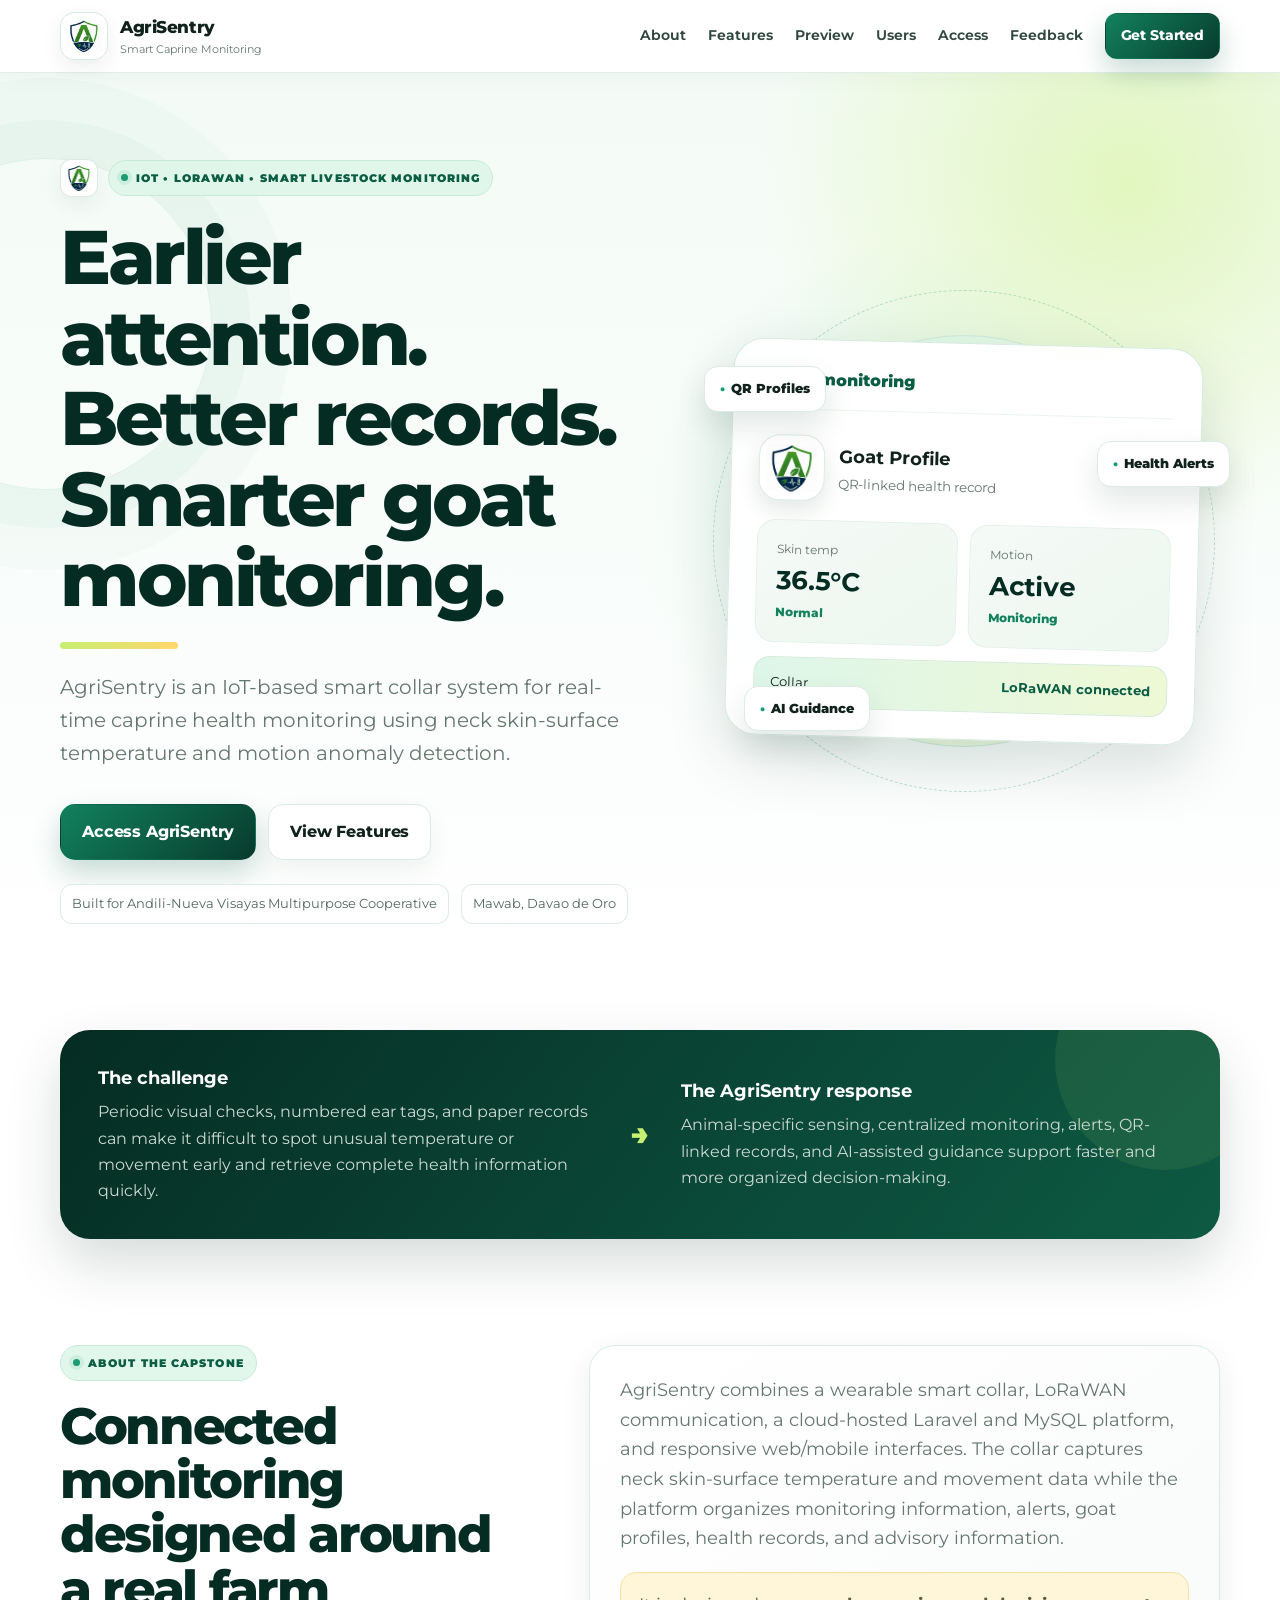
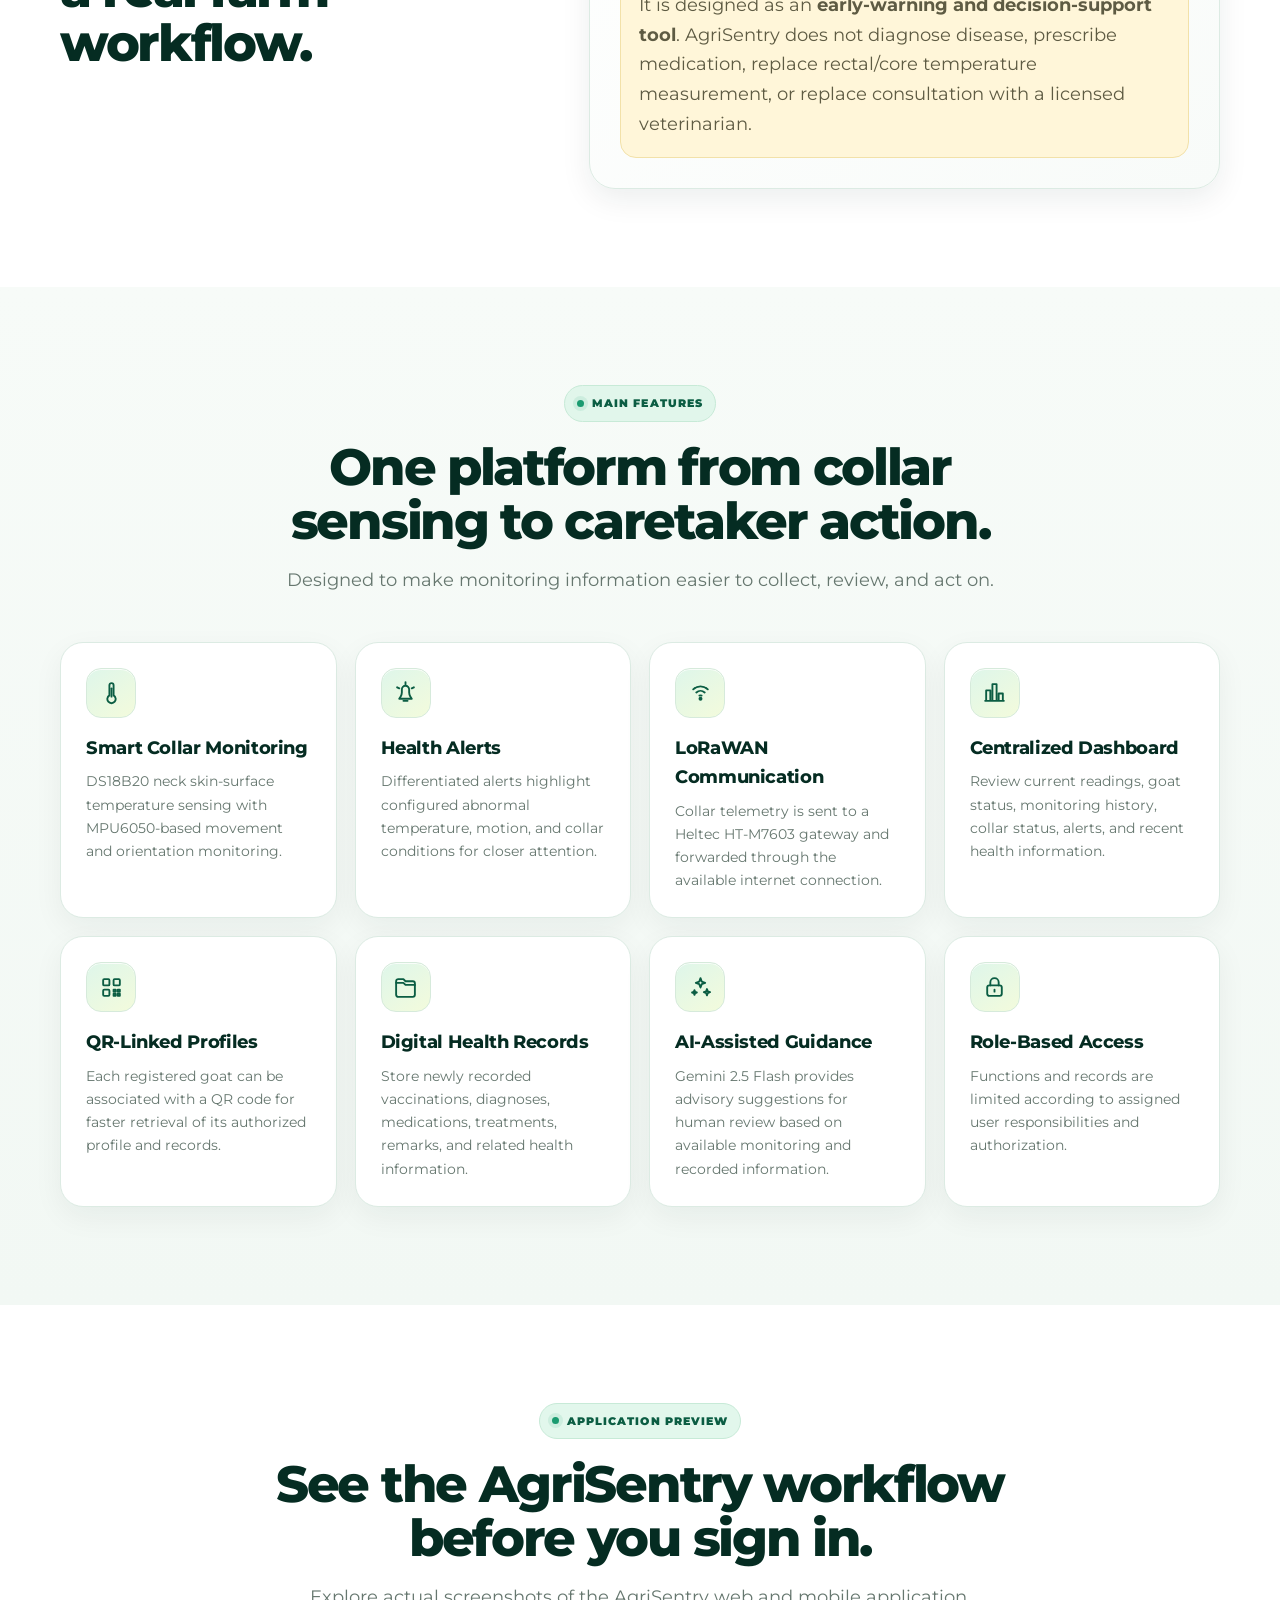
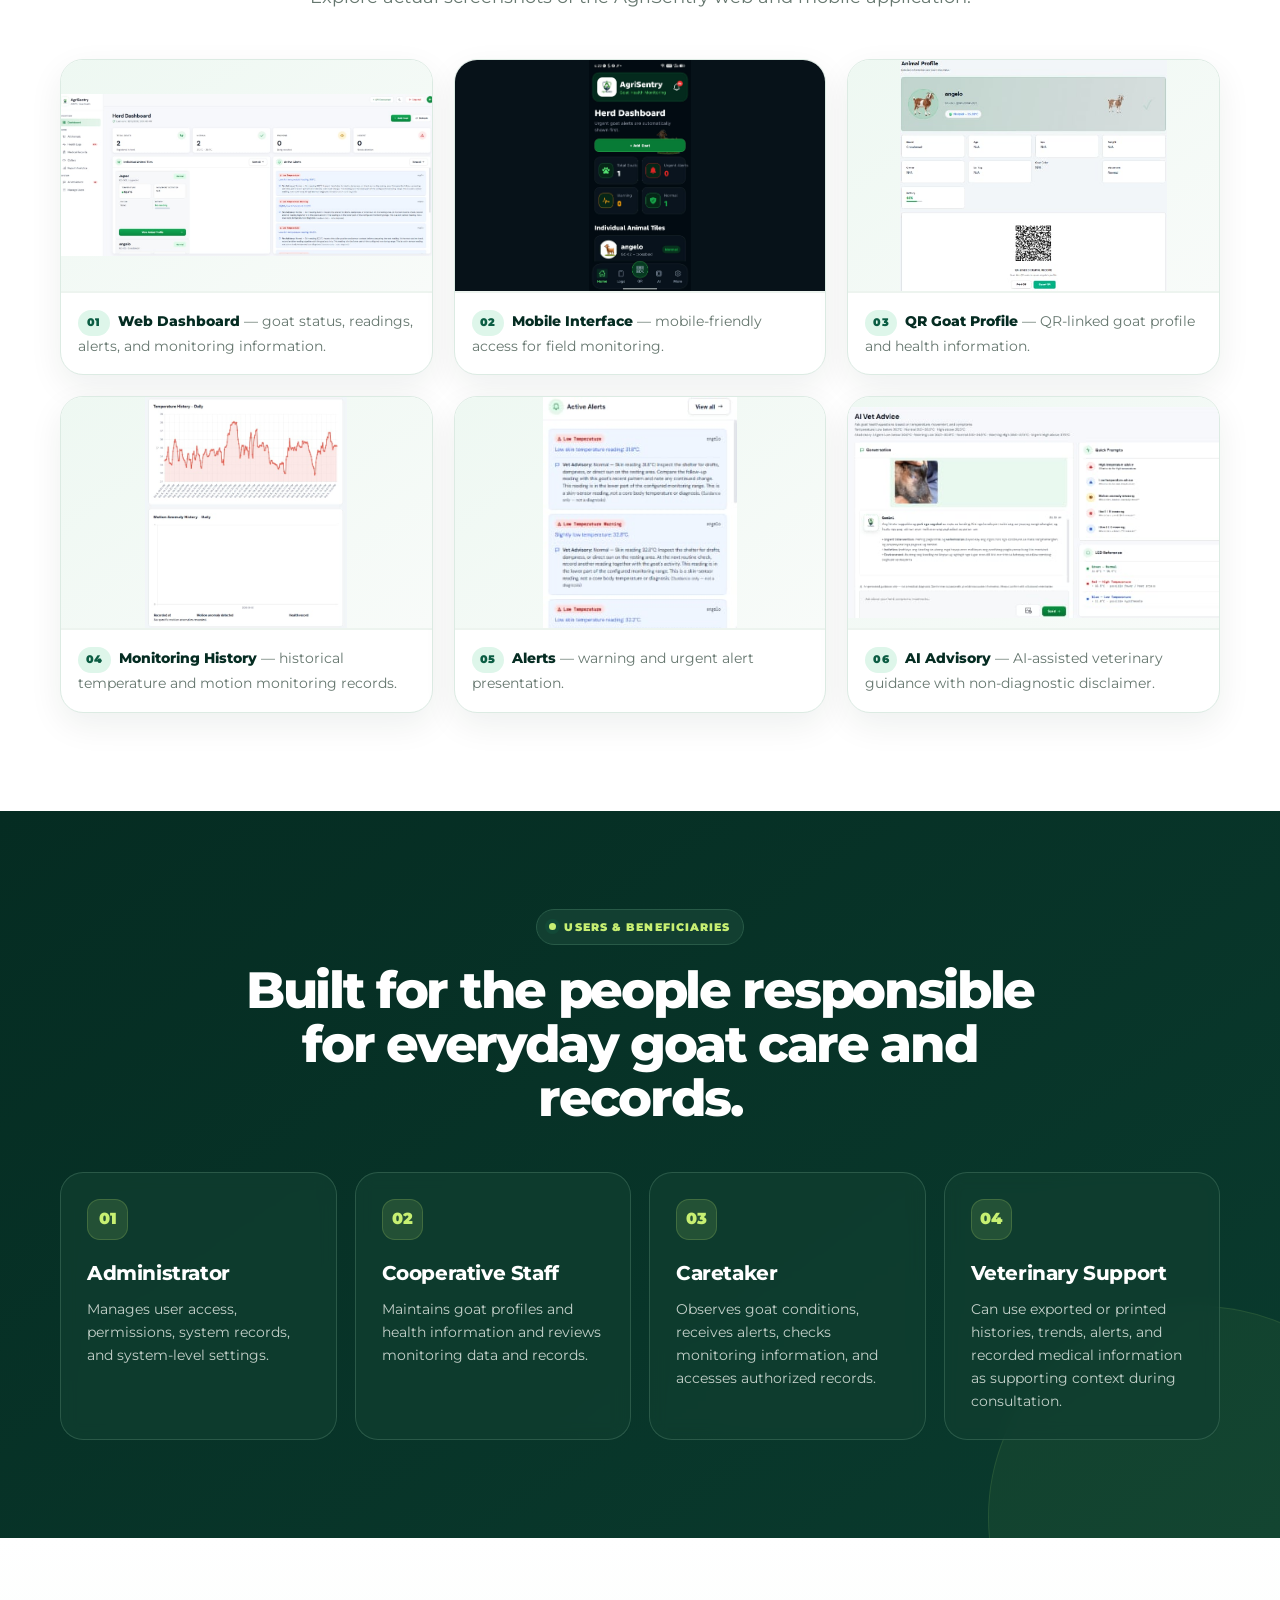
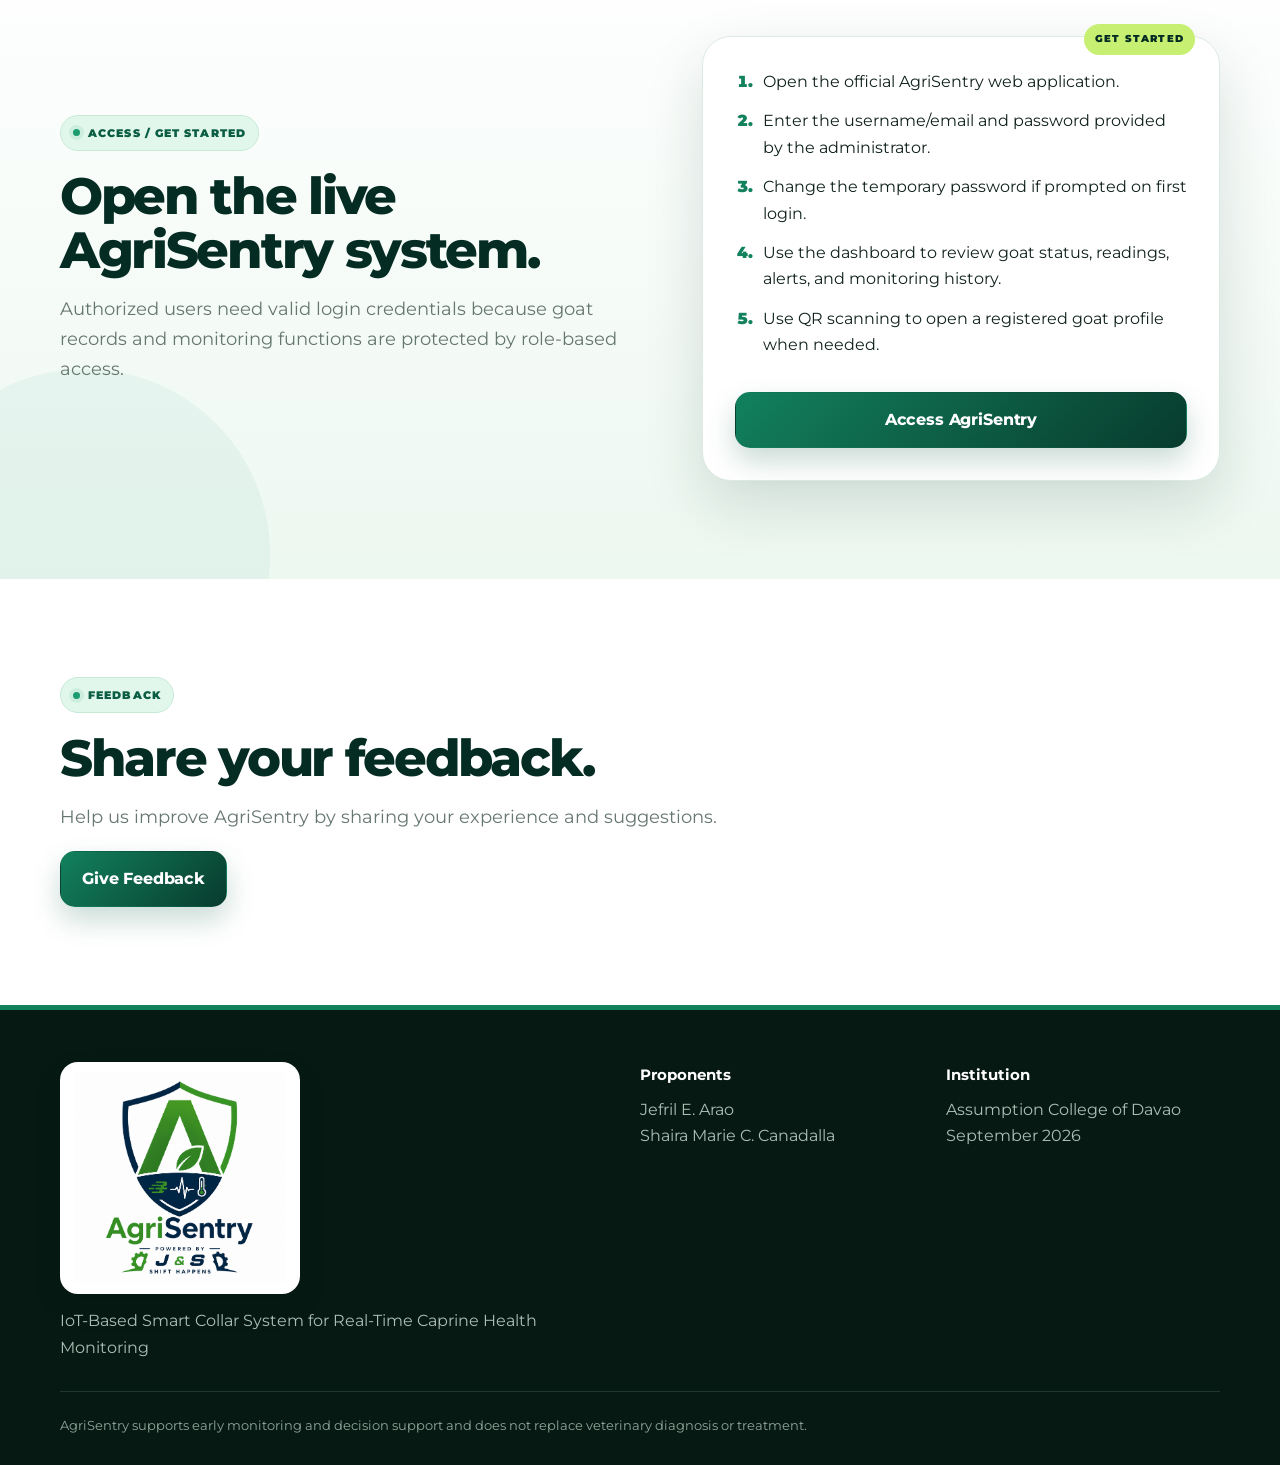
<file: index.html>
<!DOCTYPE html>
<html lang="en">
<head>
  <meta charset="UTF-8" />
  <meta name="viewport" content="width=device-width, initial-scale=1.0" />
  <meta name="description" content="AgriSentry — IoT-based smart collar system for real-time caprine health monitoring using temperature and motion anomaly detection." />
  <meta name="theme-color" content="#0b5d43" />
  <title>AgriSentry | Smart Goat Health Monitoring</title>
  <link rel="icon" type="image/png" href="assets/agrisentry-logo-mark.png" />
  <link rel="preconnect" href="https://fonts.googleapis.com">
  <link rel="preconnect" href="https://fonts.gstatic.com" crossorigin>
  <link href="https://fonts.googleapis.com/css2?family=Montserrat:wght@400;500;600;700;800;900&display=swap" rel="stylesheet">
  <link rel="stylesheet" href="styles.css" />
</head>
<body>
  <header class="site-header" id="top">
    <div class="container nav-wrap">
      <a class="brand" href="#home" aria-label="AgriSentry home">
        <span class="brand-mark">
          <img src="assets/agrisentry-logo-mark.png" alt="AgriSentry logo mark" />
        </span>
        <span><strong>AgriSentry</strong><small>Smart Caprine Monitoring</small></span>
      </a>
      <button class="nav-toggle" aria-label="Toggle navigation" aria-expanded="false">
        <svg viewBox="0 0 24 24" aria-hidden="true"><path d="M4 7h16M4 12h16M4 17h16"/></svg>
      </button>
      <nav class="nav" aria-label="Main navigation">
        <a href="#about">About</a>
        <a href="#features">Features</a>
        <a href="#preview">Preview</a>
        <a href="#users">Users</a>
        <a href="#access">Access</a>
        <a href="#feedback">Feedback</a>
        <a class="btn btn-small btn-primary" href="#access">Get Started</a>
      </nav>
    </div>
  </header>

  <main>
    <section class="hero" id="home">
      <div class="container hero-grid">
        <div class="hero-copy reveal">
          <div class="hero-kicker">
            <img src="assets/agrisentry-logo-mark.png" alt="" aria-hidden="true" />
            <span class="eyebrow">IoT • LoRaWAN • Smart Livestock Monitoring</span>
          </div>
          <h1>Earlier attention. Better records. Smarter goat monitoring.</h1>
          <p class="lead">AgriSentry is an IoT-based smart collar system for real-time caprine health monitoring using neck skin-surface temperature and motion anomaly detection.</p>
          <div class="hero-actions">
            <a class="btn btn-primary" href="https://pending-untaken-shampoo.ngrok-free.dev">Access AgriSentry</a>
            <a class="btn btn-secondary" href="#features">View Features</a>
          </div>
          <div class="hero-meta">
            <span>Built for Andili-Nueva Visayas Multipurpose Cooperative</span>
            <span>Mawab, Davao de Oro</span>
          </div>
        </div>

        <div class="hero-visual reveal" aria-label="AgriSentry system overview illustration">
          <div class="device-card main-card">
            <div class="card-top"><span class="status-dot"></span> Live monitoring</div>
            <div class="goat-profile">
              <div class="avatar"><img src="assets/agrisentry-logo-mark.png" alt="AgriSentry logo mark" /></div>
              <div><strong>Goat Profile</strong><small>QR-linked health record</small></div>
            </div>
            <div class="metric-grid">
              <div><span>Skin temp</span><strong>36.5°C</strong><small>Normal</small></div>
              <div><span>Motion</span><strong>Active</strong><small>Monitoring</small></div>
            </div>
            <div class="signal-row"><span>Collar</span><b>LoRaWAN connected</b></div>
          </div>
          <div class="floating-tag tag-one">QR Profiles</div>
          <div class="floating-tag tag-two">Health Alerts</div>
          <div class="floating-tag tag-three">AI Guidance</div>
        </div>
      </div>
    </section>

    <section class="problem-strip">
      <div class="container strip-grid reveal">
        <div><strong>The challenge</strong><p>Periodic visual checks, numbered ear tags, and paper records can make it difficult to spot unusual temperature or movement early and retrieve complete health information quickly.</p></div>
        <div class="strip-arrow">→</div>
        <div><strong>The AgriSentry response</strong><p>Animal-specific sensing, centralized monitoring, alerts, QR-linked records, and AI-assisted guidance support faster and more organized decision-making.</p></div>
      </div>
    </section>

    <section class="section" id="about">
      <div class="container two-col">
        <div class="section-heading reveal">
          <span class="eyebrow">About the capstone</span>
          <h2>Connected monitoring designed around a real farm workflow.</h2>
        </div>
        <div class="content-stack reveal">
          <p>AgriSentry combines a wearable smart collar, LoRaWAN communication, a cloud-hosted Laravel and MySQL platform, and responsive web/mobile interfaces. The collar captures neck skin-surface temperature and movement data while the platform organizes monitoring information, alerts, goat profiles, health records, and advisory information.</p>
          <p>It is designed as an <strong>early-warning and decision-support tool</strong>. AgriSentry does not diagnose disease, prescribe medication, replace rectal/core temperature measurement, or replace consultation with a licensed veterinarian.</p>
        </div>
      </div>
    </section>

    <section class="section section-soft" id="features">
      <div class="container">
        <div class="section-heading centered reveal">
          <span class="eyebrow">Main features</span>
          <h2>One platform from collar sensing to caretaker action.</h2>
          <p>Designed to make monitoring information easier to collect, review, and act on.</p>
        </div>
        <div class="feature-grid">
          <article class="feature-card reveal"><div class="icon"><svg viewBox="0 0 24 24" aria-hidden="true"><path d="M10 14.8V5a2 2 0 1 1 4 0v9.8a4 4 0 1 1-4 0Z"/><path d="M12 8v8"/></svg></div><h3>Smart Collar Monitoring</h3><p>DS18B20 neck skin-surface temperature sensing with MPU6050-based movement and orientation monitoring.</p></article>
          <article class="feature-card reveal"><div class="icon"><svg viewBox="0 0 24 24" aria-hidden="true"><path d="M6 18h12l-1.4-2.2A7.6 7.6 0 0 1 15.5 12V9a3.5 3.5 0 0 0-7 0v3a7.6 7.6 0 0 1-1.1 3.8L6 18Z"/><path d="M10 20h4M12 2v2M4 7l2 1M20 7l-2 1"/></svg></div><h3>Health Alerts</h3><p>Differentiated alerts highlight configured abnormal temperature, motion, and collar conditions for closer attention.</p></article>
          <article class="feature-card reveal"><div class="icon"><svg viewBox="0 0 24 24" aria-hidden="true"><path d="M5 9a10 10 0 0 1 14 0M8 12a6 6 0 0 1 8 0M11 15a2 2 0 0 1 2 0"/><circle cx="12" cy="18" r="1"/></svg></div><h3>LoRaWAN Communication</h3><p>Collar telemetry is sent to a Heltec HT-M7603 gateway and forwarded through the available internet connection.</p></article>
          <article class="feature-card reveal"><div class="icon"><svg viewBox="0 0 24 24" aria-hidden="true"><path d="M4 20V10h4v10M10 20V4h4v16M16 20v-7h4v7M3 20h18"/></svg></div><h3>Centralized Dashboard</h3><p>Review current readings, goat status, monitoring history, collar status, alerts, and recent health information.</p></article>
          <article class="feature-card reveal"><div class="icon"><svg viewBox="0 0 24 24" aria-hidden="true"><rect x="4" y="4" width="6" height="6" rx="1"/><rect x="14" y="4" width="6" height="6" rx="1"/><rect x="4" y="14" width="6" height="6" rx="1"/><path d="M14 14h2v2h-2zM18 14h2v2h-2zM14 18h2v2h-2zM18 18h2v2h-2z"/></svg></div><h3>QR-Linked Profiles</h3><p>Each registered goat can be associated with a QR code for faster retrieval of its authorized profile and records.</p></article>
          <article class="feature-card reveal"><div class="icon"><svg viewBox="0 0 24 24" aria-hidden="true"><path d="M3 7.5h7l2 2h9v9.5a2 2 0 0 1-2 2H5a2 2 0 0 1-2-2V7.5Z"/><path d="M3 7.5V6a2 2 0 0 1 2-2h5l2 2h7a2 2 0 0 1 2 2v1.5"/></svg></div><h3>Digital Health Records</h3><p>Store newly recorded vaccinations, diagnoses, medications, treatments, remarks, and related health information.</p></article>
          <article class="feature-card reveal"><div class="icon"><svg viewBox="0 0 24 24" aria-hidden="true"><path d="m12 3 1.2 3.3L16.5 7.5l-3.3 1.2L12 12l-1.2-3.3-3.3-1.2 3.3-1.2L12 3Z"/><path d="m18.2 13.5.8 2.2 2.2.8-2.2.8-.8 2.2-.8-2.2-2.2-.8 2.2-.8.8-2.2ZM6.2 14.5l.6 1.7 1.7.6-1.7.6-.6 1.7-.6-1.7-1.7-.6 1.7-.6.6-1.7Z"/></svg></div><h3>AI-Assisted Guidance</h3><p>Gemini 2.5 Flash provides advisory suggestions for human review based on available monitoring and recorded information.</p></article>
          <article class="feature-card reveal"><div class="icon"><svg viewBox="0 0 24 24" aria-hidden="true"><rect x="5" y="10" width="14" height="10" rx="2"/><path d="M8 10V7a4 4 0 0 1 8 0v3M12 14v2"/></svg></div><h3>Role-Based Access</h3><p>Functions and records are limited according to assigned user responsibilities and authorization.</p></article>
        </div>
      </div>
    </section>

    <section class="section" id="preview">
      <div class="container">
        <div class="section-heading centered reveal">
          <span class="eyebrow">Application preview</span>
          <h2>See the AgriSentry workflow before you sign in.</h2>
          <p>Explore actual screenshots of the AgriSentry web and mobile application.</p>
        </div>
        <div class="preview-grid">
          <figure class="preview-card reveal"><a class="preview-image" href="assets/preview-01.jpg" target="_blank" rel="noopener"><img src="assets/preview-01.jpg" alt="AgriSentry web herd dashboard" loading="lazy" /></a><figcaption><span class="preview-number">01</span><strong>Web Dashboard</strong> — goat status, readings, alerts, and monitoring information.</figcaption></figure>
          <figure class="preview-card reveal"><a class="preview-image preview-image-mobile" href="assets/preview-02.jpg" target="_blank" rel="noopener"><img src="assets/preview-02.jpg" alt="AgriSentry mobile interface" loading="lazy" /></a><figcaption><span class="preview-number">02</span><strong>Mobile Interface</strong> — mobile-friendly access for field monitoring.</figcaption></figure>
          <figure class="preview-card reveal"><a class="preview-image" href="assets/preview-03.jpg" target="_blank" rel="noopener"><img src="assets/preview-03.jpg" alt="AgriSentry QR-linked goat profile" loading="lazy" /></a><figcaption><span class="preview-number">03</span><strong>QR Goat Profile</strong> — QR-linked goat profile and health information.</figcaption></figure>
          <figure class="preview-card reveal"><a class="preview-image" href="assets/preview-04.jpg" target="_blank" rel="noopener"><img src="assets/preview-04.jpg" alt="AgriSentry monitoring history" loading="lazy" /></a><figcaption><span class="preview-number">04</span><strong>Monitoring History</strong> — historical temperature and motion monitoring records.</figcaption></figure>
          <figure class="preview-card reveal"><a class="preview-image" href="assets/preview-05.jpg" target="_blank" rel="noopener"><img src="assets/preview-05.jpg" alt="AgriSentry health alerts" loading="lazy" /></a><figcaption><span class="preview-number">05</span><strong>Alerts</strong> — warning and urgent alert presentation.</figcaption></figure>
          <figure class="preview-card reveal"><a class="preview-image" href="assets/preview-06.jpg" target="_blank" rel="noopener"><img src="assets/preview-06.jpg" alt="AgriSentry AI veterinary advisory" loading="lazy" /></a><figcaption><span class="preview-number">06</span><strong>AI Advisory</strong> — AI-assisted veterinary guidance with non-diagnostic disclaimer.</figcaption></figure>
        </div>
      </div>
    </section>

    <section class="section section-dark" id="users">
      <div class="container">
        <div class="section-heading centered reveal">
          <span class="eyebrow">Users & beneficiaries</span>
          <h2>Built for the people responsible for everyday goat care and records.</h2>
        </div>
        <div class="role-grid">
          <article class="role-card reveal"><span>01</span><h3>Administrator</h3><p>Manages user access, permissions, system records, and system-level settings.</p></article>
          <article class="role-card reveal"><span>02</span><h3>Cooperative Staff</h3><p>Maintains goat profiles and health information and reviews monitoring data and records.</p></article>
          <article class="role-card reveal"><span>03</span><h3>Caretaker</h3><p>Observes goat conditions, receives alerts, checks monitoring information, and accesses authorized records.</p></article>
          <article class="role-card reveal"><span>04</span><h3>Veterinary Support</h3><p>Can use exported or printed histories, trends, alerts, and recorded medical information as supporting context during consultation.</p></article>
        </div>
      </div>
    </section>

    <section class="section access-section" id="access">
      <div class="container access-grid">
        <div class="section-heading reveal">
          <span class="eyebrow">Access / Get Started</span>
          <h2>Open the live AgriSentry system.</h2>
          <p>Authorized users need valid login credentials because goat records and monitoring functions are protected by role-based access.</p>
        </div>
        <div class="steps-card reveal">
          <ol>
            <li>Open the official AgriSentry web application.</li>
            <li>Enter the username/email and password provided by the administrator.</li>
            <li>Change the temporary password if prompted on first login.</li>
            <li>Use the dashboard to review goat status, readings, alerts, and monitoring history.</li>
            <li>Use QR scanning to open a registered goat profile when needed.</li>
          </ol>
          <a class="btn btn-primary btn-block" href="https://pending-untaken-shampoo.ngrok-free.dev">Access AgriSentry</a>
        </div>
      </div>
    </section>
    <section class="section" id="feedback">
      <div class="container">
        <div class="section-heading reveal">
          <span class="eyebrow">Feedback</span>
          <h2>Share your feedback.</h2>
          <p>Help us improve AgriSentry by sharing your experience and suggestions.</p>
          <a class="btn btn-primary" href="https://docs.google.com/forms/d/e/1FAIpQLSeca8AOGrO79UB3fHJT5fn2O939E4zaV58vu8Ho_uLyG8u1Ag/viewform" target="_blank" rel="noopener noreferrer">Give Feedback</a>
        </div>
      </div>
    </section>
  </main>

  <footer class="footer">
    <div class="container footer-grid">
      <div class="footer-brand"><img class="footer-logo" src="assets/agrisentry-logo-full.png" alt="AgriSentry official logo" /><p>IoT-Based Smart Collar System for Real-Time Caprine Health Monitoring</p></div>
      <div><strong>Proponents</strong><p>Jefril E. Arao<br />Shaira Marie C. Canadalla</p></div>
      <div><strong>Institution</strong><p>Assumption College of Davao<br />September 2026</p></div>
    </div>
    <div class="container footer-bottom">AgriSentry supports early monitoring and decision support and does not replace veterinary diagnosis or treatment.</div>
  </footer>

  <script src="script.js"></script>
</body>
</html>
</file>
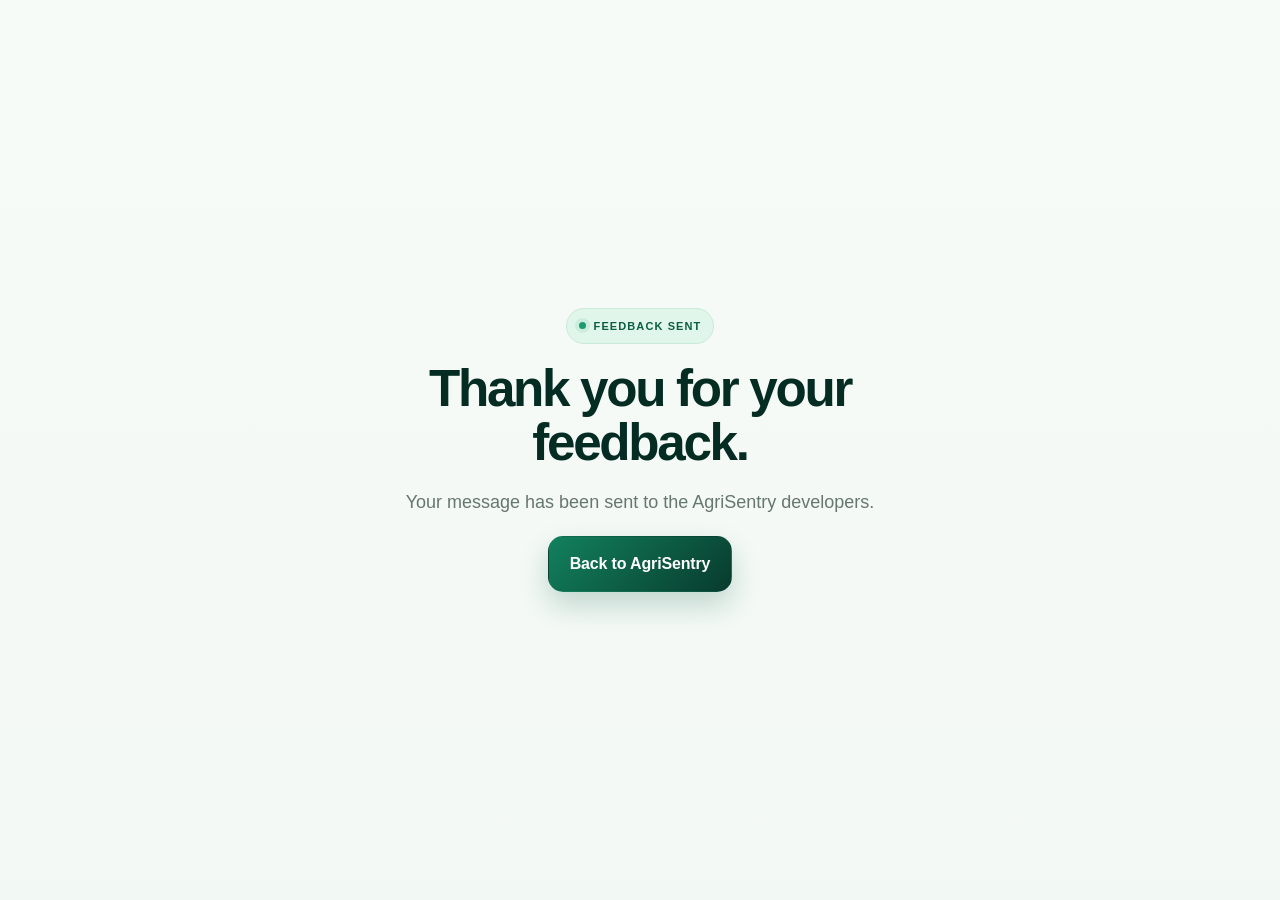
<file: feedback-thanks.html>
<!DOCTYPE html>
<html lang="en">
<head>
  <meta charset="UTF-8" />
  <meta name="viewport" content="width=device-width, initial-scale=1.0" />
  <title>Feedback received | AgriSentry</title>
  <link rel="stylesheet" href="styles.css" />
</head>
<body>
  <main class="section section-soft" style="min-height:100vh;display:grid;place-items:center">
    <div class="container" style="max-width:640px;text-align:center">
      <div class="section-heading"><span class="eyebrow">Feedback sent</span><h2>Thank you for your feedback.</h2><p>Your message has been sent to the AgriSentry developers.</p></div>
      <a class="btn btn-primary" href="/">Back to AgriSentry</a>
    </div>
  </main>
</body>
</html>
</file>
<file: styles.css>
:root{
  --green-950:#052c22;
  --green-900:#083b2d;
  --green-800:#0b5d43;
  --green-700:#12815d;
  --green-600:#1a9b70;
  --green-100:#def6ea;
  --green-50:#f1fbf6;
  --lime:#c7ef72;
  --yellow:#ffd76a;
  --yellow-soft:#fff6d9;
  --ink:#10221b;
  --muted:#66776f;
  --line:#dcebe3;
  --white:#ffffff;
  --soft:#f6faf7;
  --shadow-sm:0 10px 30px rgba(5,44,34,.08);
  --shadow:0 24px 60px rgba(5,44,34,.14);
  --radius-sm:18px;
  --radius:26px;
  --radius-lg:36px;
}

*{box-sizing:border-box}
html{scroll-behavior:smooth;scroll-padding-top:90px}
body{
  margin:0;
  font-family:"Montserrat",Arial,sans-serif;
  color:var(--ink);
  background:#fff;
  line-height:1.65;
  overflow-x:hidden;
}
body::selection{background:var(--lime);color:var(--green-950)}
a{text-decoration:none;color:inherit}
img{max-width:100%;display:block}
.container{width:min(1160px,calc(100% - 40px));margin:auto}

.site-header{
  position:sticky;top:0;z-index:50;
  background:rgba(255,255,255,.88);
  backdrop-filter:blur(18px);
  border-bottom:1px solid rgba(220,235,227,.85);
  box-shadow:0 4px 24px rgba(5,44,34,.04)
}
.nav-wrap{min-height:72px;display:flex;align-items:center;justify-content:space-between;gap:24px}
.brand{display:flex;align-items:center;gap:12px}

.brand-mark{
  width:48px;height:48px;border-radius:14px;
  background:#fff;display:grid;place-items:center;overflow:hidden;
  border:1px solid #d9e9e0;box-shadow:0 8px 20px rgba(5,44,34,.07);padding:5px
}
.brand-mark img{width:100%;height:100%;object-fit:contain}
.hero-kicker{display:flex;align-items:center;gap:10px;margin-bottom:16px}
.hero-kicker>img{width:38px;height:38px;object-fit:contain;padding:4px;border-radius:11px;background:#fff;border:1px solid #dbeae2;box-shadow:0 8px 20px rgba(5,44,34,.06)}
.avatar{width:66px;height:66px;border-radius:21px;background:#fff;display:grid;place-items:center;box-shadow:0 10px 22px rgba(5,44,34,.10);border:1px solid #dcebe3;padding:6px}
.avatar img{width:100%;height:100%;object-fit:contain}
.footer-brand{display:flex;flex-direction:column;gap:14px}
.footer-logo{width:min(240px,100%);padding:10px 14px;border-radius:18px;background:#fff;box-shadow:0 12px 28px rgba(0,0,0,.12)}
.brand strong,.brand small{display:block}.brand strong{font-size:17px;letter-spacing:-.02em}.brand small{color:var(--muted);font-size:11px;margin-top:-1px}
.nav{display:flex;align-items:center;gap:22px;font-size:14px;font-weight:750}
.nav>a:not(.btn){position:relative;color:#31473e}
.nav>a:not(.btn)::after{content:"";position:absolute;left:0;bottom:-8px;width:0;height:2px;background:var(--green-700);transition:.2s ease}
.nav>a:not(.btn):hover{color:var(--green-800)}
.nav>a:not(.btn):hover::after{width:100%}
.nav-toggle{display:none;border:0;background:var(--green-50);color:var(--green-900);width:44px;height:44px;border-radius:13px;cursor:pointer}
.nav-toggle svg{width:22px;height:22px;fill:none;stroke:currentColor;stroke-width:2;stroke-linecap:round}

.btn{display:inline-flex;align-items:center;justify-content:center;gap:8px;padding:14px 21px;border-radius:15px;font-weight:850;transition:.22s ease;border:1px solid transparent;cursor:pointer}
.btn:hover{transform:translateY(-2px)}
.btn-small{padding:10px 15px;border-radius:12px}
.btn-primary{background:linear-gradient(135deg,var(--green-700),var(--green-900));color:#fff;box-shadow:0 13px 28px rgba(11,93,67,.22)}
.btn-primary:hover{box-shadow:0 17px 34px rgba(11,93,67,.30)}
.btn-secondary{background:#fff;border-color:var(--line);box-shadow:0 10px 26px rgba(5,44,34,.06)}
.btn-secondary:hover{border-color:#badac9;background:var(--green-50)}
.btn-block{width:100%;margin-top:20px}

.hero{
  position:relative;padding:86px 0 82px;overflow:hidden;
  background:
    radial-gradient(circle at 88% 12%,rgba(199,239,114,.42) 0,rgba(199,239,114,0) 26%),
    radial-gradient(circle at 72% 48%,rgba(58,188,132,.17) 0,rgba(58,188,132,0) 27%),
    linear-gradient(180deg,#f3fbf6 0%,#ffffff 100%);
}
.hero::before{content:"";position:absolute;left:-120px;top:85px;width:330px;height:330px;border:1px solid rgba(18,129,93,.10);border-radius:50%;box-shadow:0 0 0 38px rgba(18,129,93,.035),0 0 0 80px rgba(18,129,93,.025)}
.hero-grid{display:grid;grid-template-columns:1.06fr .94fr;gap:72px;align-items:center;position:relative;z-index:1}
.eyebrow{display:inline-flex;align-items:center;gap:8px;color:var(--green-800);background:rgba(222,246,234,.88);border:1px solid #c7ead7;padding:8px 12px;border-radius:999px;font-size:11px;font-weight:900;text-transform:uppercase;letter-spacing:.1em}
.eyebrow::before{content:"";width:7px;height:7px;border-radius:50%;background:var(--green-600);box-shadow:0 0 0 4px rgba(26,155,112,.10)}
.hero h1,.section-heading h2{line-height:1.06;letter-spacing:-.045em}
.hero h1{font-size:clamp(46px,6vw,76px);margin:20px 0 22px;max-width:820px;color:var(--green-950)}
.hero h1::after{content:"";display:block;width:118px;height:7px;margin-top:22px;border-radius:999px;background:linear-gradient(90deg,var(--lime),var(--yellow))}
.lead{font-size:20px;color:var(--muted);max-width:690px;margin:0}
.hero-actions{display:flex;gap:12px;margin:34px 0 24px}
.hero-meta{display:flex;gap:12px;flex-wrap:wrap;color:#52675d;font-size:13px}
.hero-meta span{padding:8px 11px;border-radius:12px;background:rgba(255,255,255,.8);border:1px solid rgba(220,235,227,.92)}

.hero-visual{position:relative;min-height:500px;display:grid;place-items:center}
.hero-visual::before{content:"";position:absolute;width:410px;height:410px;border-radius:50%;background:linear-gradient(145deg,#dff7e9,#eefbdc);border:1px solid #cfead9}
.hero-visual::after{content:"";position:absolute;width:500px;height:500px;border:1px dashed rgba(18,129,93,.25);border-radius:50%}
.device-card{background:rgba(255,255,255,.96);border:1px solid #d8eadf;box-shadow:var(--shadow);border-radius:31px;padding:27px;position:relative;z-index:2}
.main-card{width:min(100%,470px);transform:rotate(1.5deg)}
.card-top{font-weight:850;display:flex;align-items:center;gap:9px;color:var(--green-800);padding-bottom:16px;border-bottom:1px solid #edf4ef}
.status-dot{width:9px;height:9px;border-radius:50%;background:#30c879;box-shadow:0 0 0 5px #e1f7e9}
.goat-profile{display:flex;gap:14px;align-items:center;padding:25px 0 19px}
.goat-profile strong,.goat-profile small{display:block}.goat-profile strong{font-size:18px}.goat-profile small{color:var(--muted);margin-top:2px}
.metric-grid{display:grid;grid-template-columns:1fr 1fr;gap:12px}.metric-grid>div{padding:19px;border-radius:19px;background:linear-gradient(145deg,#f5faf6,#edf7f0);border:1px solid #e5f0e9}.metric-grid span,.metric-grid small{display:block;color:var(--muted);font-size:12px}.metric-grid strong{font-size:26px;color:var(--green-950)}.metric-grid small{color:var(--green-700);font-weight:800}
.signal-row{margin-top:14px;padding:14px 16px;border-radius:16px;background:linear-gradient(90deg,var(--green-100),#eef8d5);display:flex;justify-content:space-between;font-size:13px;border:1px solid #d4ead7}.signal-row b{color:var(--green-800)}
.floating-tag{position:absolute;z-index:3;background:#fff;border:1px solid var(--line);padding:11px 15px;border-radius:14px;font-weight:850;box-shadow:0 14px 30px rgba(5,44,34,.11);font-size:13px}.floating-tag::before{content:"•";color:var(--green-600);margin-right:6px}.tag-one{top:15%;left:-1%}.tag-two{right:-2%;top:30%}.tag-three{left:7%;bottom:12%}

.problem-strip{padding:24px 0 8px;background:#fff}.strip-grid{display:grid;grid-template-columns:1fr auto 1fr;gap:32px;align-items:center;background:linear-gradient(130deg,var(--green-950),#0b4b39 65%,#0d5a42);color:#fff;border-radius:30px;padding:34px 38px;box-shadow:0 24px 54px rgba(5,44,34,.16);position:relative;overflow:hidden}.strip-grid::after{content:"";position:absolute;right:-55px;top:-80px;width:220px;height:220px;background:rgba(199,239,114,.08);border-radius:50%}.strip-grid strong{font-size:18px}.strip-grid p{margin:6px 0 0;color:#cbd9d2}.strip-arrow{font-size:30px;color:var(--lime);font-weight:900}

.section{padding:98px 0}.section-soft{background:linear-gradient(180deg,#f7fbf8,#f2f8f4)}.section-dark{background:linear-gradient(145deg,var(--green-950),#0a3b2e);color:#fff;position:relative;overflow:hidden}.section-dark::before{content:"";position:absolute;inset:auto -130px -190px auto;width:420px;height:420px;border-radius:50%;background:rgba(199,239,114,.05);border:1px solid rgba(199,239,114,.10)}
.two-col{display:grid;grid-template-columns:.84fr 1.16fr;gap:72px;align-items:start}.section-heading h2{font-size:clamp(35px,4vw,56px);margin:18px 0;color:var(--green-950)}.section-heading p,.content-stack p{color:var(--muted);font-size:18px}.content-stack{padding:30px;border:1px solid var(--line);border-radius:var(--radius);background:linear-gradient(145deg,#fff,#f8fbf9);box-shadow:var(--shadow-sm)}.content-stack p:first-child{margin-top:0}.content-stack p:last-child{margin-bottom:0;padding:18px;border-radius:16px;background:var(--yellow-soft);border:1px solid #f2e1a9;color:#5e5b43}
.centered{text-align:center;max-width:800px;margin:0 auto 46px}.centered .eyebrow{margin:auto}

.feature-grid{display:grid;grid-template-columns:repeat(4,1fr);gap:18px}.feature-card{background:#fff;border:1px solid var(--line);border-radius:23px;padding:25px;box-shadow:0 10px 30px rgba(5,44,34,.055);transition:.25s ease;position:relative;overflow:hidden}.feature-card::before{content:"";position:absolute;left:0;top:0;width:100%;height:4px;background:linear-gradient(90deg,var(--green-600),var(--lime));transform:scaleX(0);transform-origin:left;transition:.25s ease}.feature-card:hover{transform:translateY(-6px);box-shadow:0 20px 42px rgba(5,44,34,.11);border-color:#c9e5d5}.feature-card:hover::before{transform:scaleX(1)}.feature-card .icon{width:50px;height:50px;border-radius:15px;background:linear-gradient(145deg,var(--green-100),#f3fbdc);display:grid;place-items:center;border:1px solid #d6eadb;color:var(--green-800);box-shadow:inset 0 1px 0 rgba(255,255,255,.75)}
.feature-card .icon svg{width:25px;height:25px;fill:none;stroke:currentColor;stroke-width:1.8;stroke-linecap:round;stroke-linejoin:round}.feature-card h3{margin:16px 0 7px;font-size:18px;color:var(--green-950)}.feature-card p{margin:0;color:var(--muted);font-size:14px}

.preview-grid{display:grid;grid-template-columns:repeat(3,1fr);gap:21px}.preview-card{margin:0;border:1px solid var(--line);border-radius:23px;overflow:hidden;background:#fff;box-shadow:0 12px 34px rgba(5,44,34,.07);transition:.25s ease}.preview-card:hover{transform:translateY(-5px);box-shadow:0 20px 44px rgba(5,44,34,.12)}.preview-placeholder{aspect-ratio:16/10;background:linear-gradient(145deg,#dff6e9,#f5fae8);display:flex;flex-direction:column;align-items:center;justify-content:center;padding:25px;text-align:center;position:relative;overflow:hidden}.preview-placeholder::before{content:"";position:absolute;width:135px;height:135px;border-radius:50%;right:-45px;top:-60px;background:rgba(255,215,106,.28)}.preview-placeholder::after{content:"";position:absolute;left:18px;right:18px;bottom:16px;height:8px;border-radius:8px;background:rgba(11,93,67,.08);box-shadow:0 -18px 0 rgba(11,93,67,.05),0 -36px 0 rgba(11,93,67,.035)}.preview-placeholder span{font-size:45px;font-weight:950;color:#9cc7ad;line-height:1;position:relative;z-index:2}.preview-placeholder b{font-size:17px;margin-top:9px;position:relative;z-index:2}.preview-placeholder small{color:var(--muted);margin-top:4px;position:relative;z-index:2}.preview-card figcaption{padding:17px;color:var(--muted);font-size:14px;border-top:1px solid #edf4ef}

.section-dark .section-heading h2{color:#fff}.section-dark .section-heading p{color:#bfd0c7}.section-dark .eyebrow{background:#123f31;border-color:#285a47;color:var(--lime)}.section-dark .eyebrow::before{background:var(--lime)}.role-grid{display:grid;grid-template-columns:repeat(4,1fr);gap:18px;position:relative;z-index:1}.role-card{background:rgba(16,63,48,.76);border:1px solid rgba(184,233,201,.17);border-radius:23px;padding:26px;backdrop-filter:blur(8px);transition:.25s ease}.role-card:hover{transform:translateY(-5px);background:#124a38;border-color:rgba(199,239,114,.32)}.role-card span{display:inline-grid;width:41px;height:41px;place-items:center;border-radius:13px;background:rgba(199,239,114,.12);color:var(--lime);font-weight:950;border:1px solid rgba(199,239,114,.18)}.role-card h3{font-size:20px;margin:17px 0 8px}.role-card p{color:#c4d1ca;margin:0;font-size:14px}

.access-section{background:linear-gradient(180deg,#ffffff,#edf8f1);position:relative;overflow:hidden}.access-section::before{content:"";position:absolute;left:-100px;bottom:-160px;width:370px;height:370px;border-radius:50%;background:rgba(26,155,112,.06)}.access-grid{display:grid;grid-template-columns:1fr .9fr;gap:66px;align-items:center;position:relative}.notice{margin-top:26px;padding:17px 19px;border-radius:17px;background:var(--yellow-soft);border:1px solid #eed98f;color:#66551b;box-shadow:0 8px 26px rgba(102,85,27,.05)}.steps-card{background:#fff;border:1px solid var(--line);border-radius:29px;padding:32px;box-shadow:var(--shadow);position:relative}.steps-card::before{content:"GET STARTED";position:absolute;top:-13px;right:24px;padding:7px 11px;border-radius:999px;background:var(--lime);color:var(--green-950);font-size:10px;font-weight:950;letter-spacing:.12em}.steps-card ol{margin:0;padding-left:23px}.steps-card li{margin-bottom:13px;padding-left:5px}.steps-card li::marker{color:var(--green-700);font-weight:900}.tiny{text-align:center;color:var(--muted);font-size:12px}.tiny code{background:var(--green-50);padding:2px 5px;border-radius:5px}

.footer{background:#061a13;color:#fff;padding:52px 0 28px;border-top:5px solid var(--green-700)}.footer-grid{display:grid;grid-template-columns:2fr 1fr 1fr;gap:32px}.footer strong{font-size:15px}.footer p{color:#aebdb5;margin:8px 0}.footer-bottom{border-top:1px solid #20372d;margin-top:30px;padding-top:23px;color:#91a59b;font-size:13px}

.reveal{opacity:0;transform:translateY(22px);transition:.65s cubic-bezier(.2,.7,.2,1)}.reveal.visible{opacity:1;transform:none}

@media(max-width:980px){
  .nav-toggle{display:grid;place-items:center}
  .nav{position:absolute;top:78px;left:20px;right:20px;display:none;flex-direction:column;align-items:stretch;background:rgba(255,255,255,.98);border:1px solid var(--line);border-radius:19px;padding:19px;box-shadow:var(--shadow)}
  .nav.open{display:flex}.nav>a:not(.btn)::after{display:none}
  .hero-grid,.two-col,.access-grid{grid-template-columns:1fr}
  .hero{padding-top:68px}.hero-copy{text-align:center}.hero h1,.lead{margin-left:auto;margin-right:auto}.hero h1::after{margin-left:auto;margin-right:auto}.hero-actions,.hero-meta{justify-content:center}
  .hero-visual{min-height:440px}.feature-grid{grid-template-columns:repeat(2,1fr)}.preview-grid{grid-template-columns:repeat(2,1fr)}.role-grid{grid-template-columns:repeat(2,1fr)}
  .two-col{gap:30px}.access-grid{gap:34px}
}

@media(max-width:640px){
  .container{width:min(100% - 28px,1160px)}
  .brand small{display:none}.hero{padding:54px 0 62px}.hero h1{font-size:42px}.lead{font-size:18px}.hero-actions{flex-direction:column}.hero-meta{flex-direction:column;align-items:center}.hero-visual{min-height:370px}.hero-visual::before{width:300px;height:300px}.hero-visual::after{width:350px;height:350px}.floating-tag{display:none}.device-card{padding:21px}.main-card{transform:none}.strip-grid{grid-template-columns:1fr;padding:27px}.strip-arrow{transform:rotate(90deg);justify-self:center}.section{padding:72px 0}.section-heading h2{font-size:36px}.section-heading p,.content-stack p{font-size:16px}.feature-grid,.preview-grid,.role-grid,.footer-grid{grid-template-columns:1fr}.metric-grid{grid-template-columns:1fr}.signal-row{gap:10px;align-items:flex-start;flex-direction:column}.content-stack,.steps-card{padding:24px}
}

.footer-brand p{margin:0;color:#aebdb5}

@media(max-width:640px){
  .brand-mark{width:44px;height:44px;padding:4px}
  .hero-kicker{justify-content:center}
  .hero-kicker>img{width:34px;height:34px}
  .footer-logo{width:min(200px,100%)}
}

/* Professional Montserrat typography refinements */
button,input,textarea,select{font:inherit}
.brand strong{font-weight:800;letter-spacing:-.025em}
.nav{font-weight:650}
.btn{font-weight:750;letter-spacing:-.01em}
.hero h1,.section-heading h2{font-weight:800}
.feature-card h3,.role-card h3{font-weight:750;letter-spacing:-.02em}

/* Actual application screenshot previews */
.preview-image{
  display:flex;align-items:center;justify-content:center;
  width:100%;aspect-ratio:16/10;overflow:hidden;
  background:linear-gradient(145deg,#eef8f2,#f8fbf9);
  border-bottom:1px solid #edf4ef;position:relative
}
.preview-image img{width:100%;height:100%;object-fit:contain;transition:transform .3s ease}
.preview-card:hover .preview-image img{transform:scale(1.025)}
.preview-image-mobile img{object-fit:contain;background:#071219}
.preview-card figcaption{display:block;line-height:1.55}
.preview-card figcaption strong{color:var(--green-950);font-weight:800}
.preview-number{display:inline-flex;align-items:center;justify-content:center;min-width:32px;height:26px;margin-right:8px;padding:0 8px;border-radius:999px;background:var(--green-100);color:var(--green-800);font-size:11px;font-weight:900;letter-spacing:.04em}
</file>
